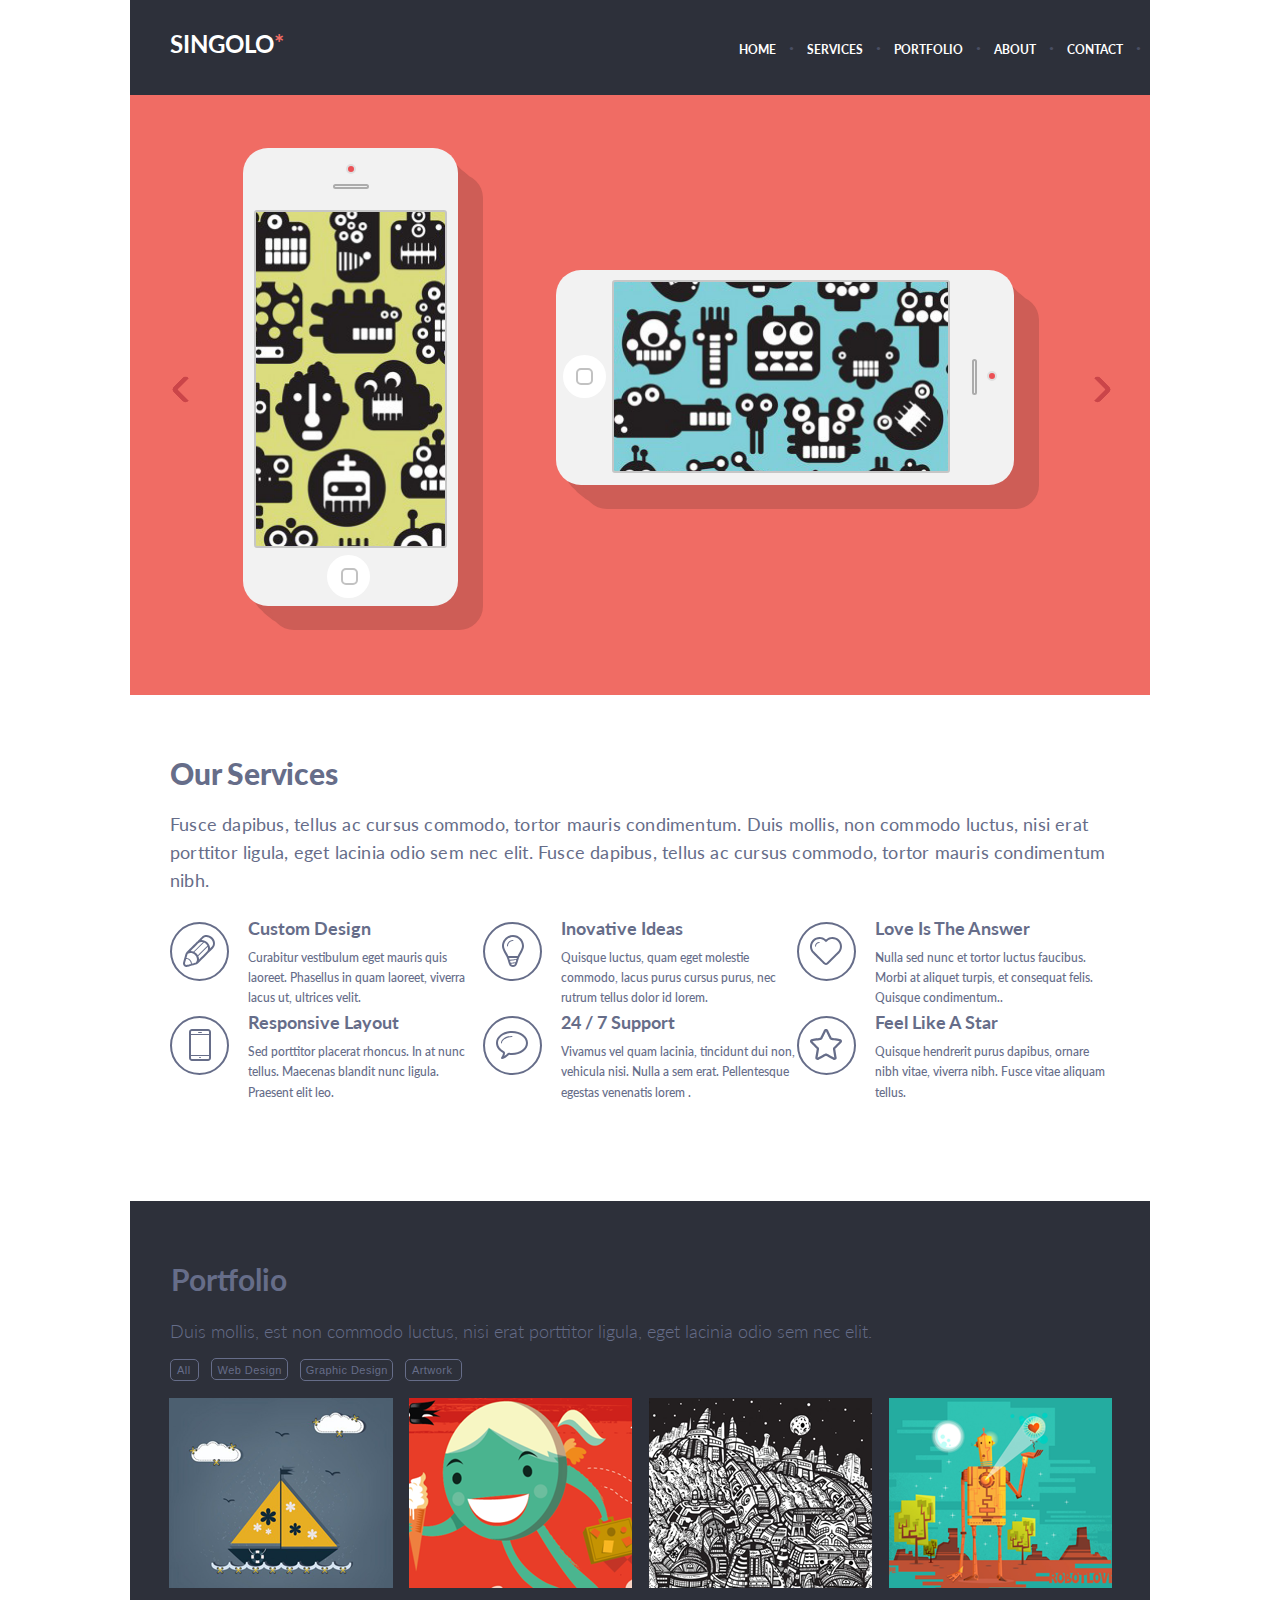
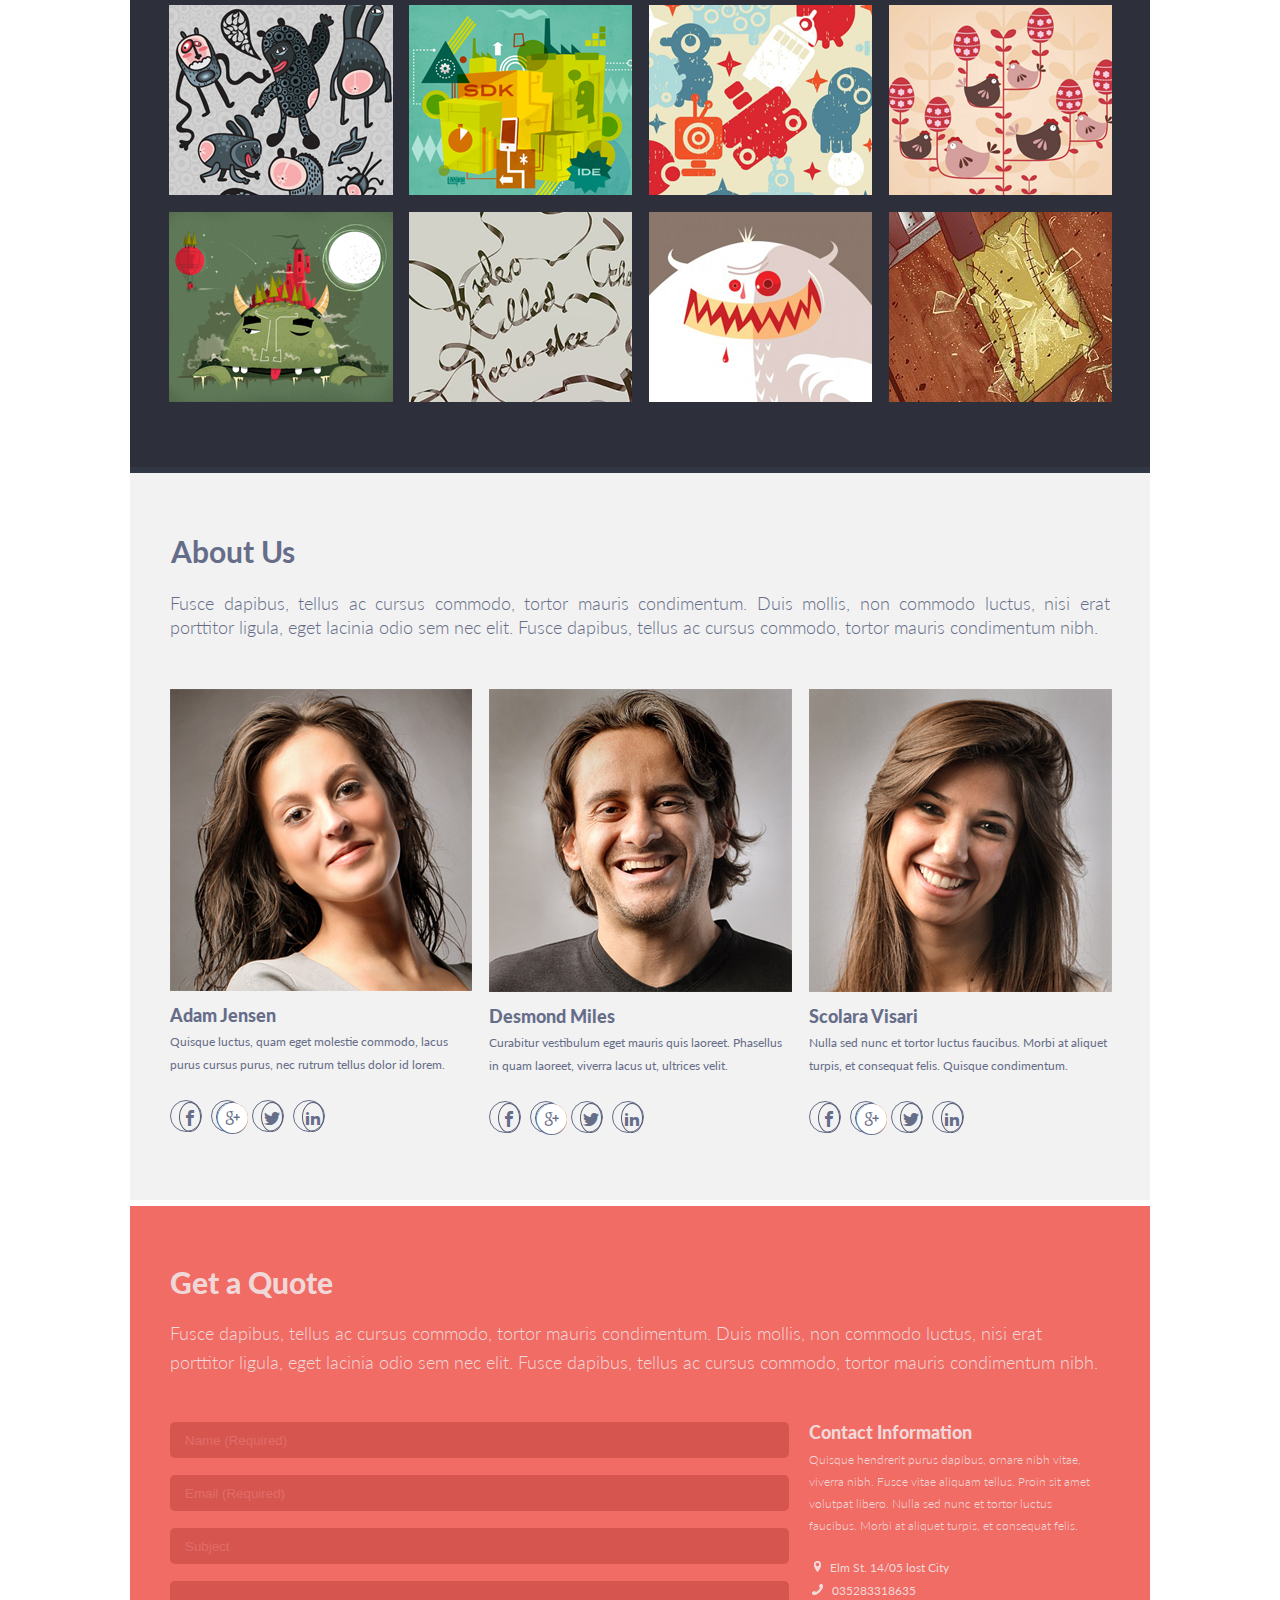
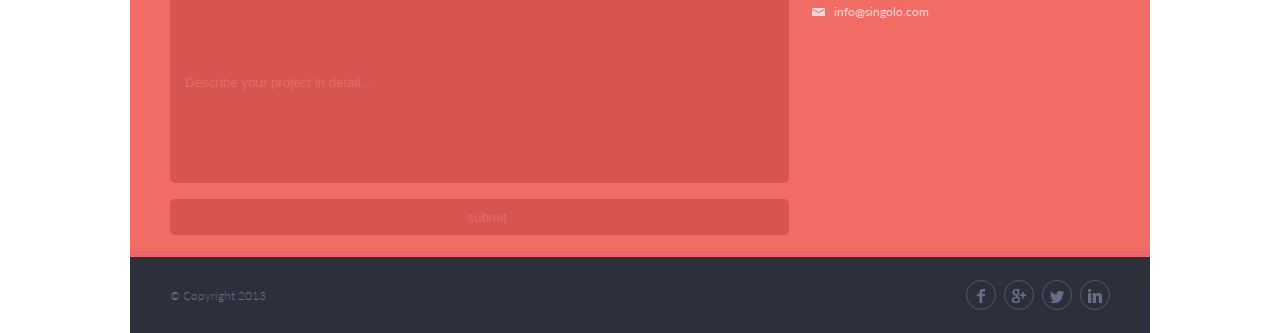
<file: index.html>
<!DOCTYPE html>
<html lang="en">
<head>
  <meta charset="UTF-8">
  <meta name="viewport" content="width=device-width, initial-scale=1.0">
  <link rel="stylesheet" href="style.css">
  <link href="https://fonts.googleapis.com/css?family=Lato:300,400,700,900&display=swap" rel="stylesheet">
  <title>Singolo</title>
</head>
<body>
  <div class="container">
    <header class="header">
      <div class="header__logo">Singolo<span class="star">*</span></div>
      <nav class="nav">
        <div class="nav__item">home</div>
        <div class="nav__item">services</div>
        <div class="nav__item">portfolio</div>
        <div class="nav__item">about</div>
        <div class="nav__item">contact</div>
      </nav>
    </header>
    <div class="header__bottom"></div>
    <section class="slider">
      <div class="switch left"></div>
      <div class="phone__one">
        <div class="camera"></div>
        <div class="speaker"></div>
        <div class="display"></div>
        <div class="home"></div>
        <div class="home2"></div>
      </div>
      <div class="phone__two">
        <div class="camera"></div>
        <div class="speaker"></div>
        <div class="display"></div>
        <div class="home"></div>
        <div class="home2"></div>
      </div>
      <div class="switch right"></div>

    </section>
  </div>
    <main class="main">

      <section class="services">

        <div class="main__text">Our Services</div>
        <div class="services__text">Fusce dapibus, tellus ac cursus commodo, 
          tortor mauris condimentum. Duis mollis, non commodo luctus, nisi 
          erat porttitor ligula, eget lacinia odio sem nec elit. Fusce dapibus, 
          tellus ac cursus commodo, tortor mauris condimentum nibh.</div>
          <div class="services__items">
            <div class="services__item">
              <div class="item__icon">
                <img src="./assets/pen.svg" alt="">
              </div>
              <div class="item__text">
                <h3 class="services">Custom Design</h3>
                <p class="text">Curabitur vestibulum eget mauris quis laoreet. 
                  Phasellus in quam laoreet, viverra lacus ut, ultrices velit.</p>
              </div>
            </div>

            <div class="services__item">
              <div class="item__icon">
                <img src="./assets/bulb.svg" alt="">
              </div>
              <div class="item__text">
                <h3 class="services">Inovative Ideas</h3>
                <p class="text">Quisque luctus, quam eget molestie commodo, lacus purus cursus
                   purus, nec rutrum tellus dolor id lorem.</p>
              </div>
            </div>
            
            <div class="services__item">
              <div class="item__icon">
                <img src="./assets/heart.svg" alt="">
              </div>
              <div class="item__text">
                <h3 class="services">Love Is The Answer</h3>
                <p class="text">Nulla sed nunc et tortor luctus faucibus. Morbi at aliquet
                   turpis, et consequat felis. Quisque condimentum..</p>
              </div>
            </div>

            <div class="services__item">
              <div class="item__icon">
                <img src="./assets/phone.svg" alt="">
              </div>
              <div class="item__text">
                <h3 class="services">Responsive Layout</h3>
                <p class="text">Sed porttitor placerat rhoncus. In at nunc tellus.
                   Maecenas blandit nunc ligula. Praesent elit leo.</p>
              </div>
            </div>

            <div class="services__item">
              <div class="item__icon">
                <img src="./assets/bubble.svg" alt="">
              </div>
              <div class="item__text">
                <h3 class="services">24 / 7 Support</h3>
                <p class="text">Vivamus vel quam lacinia, tincidunt dui non, vehicula nisi.
                   Nulla a sem erat. Pellentesque egestas venenatis lorem .</p>
              </div>
            </div>

            <div class="services__item">
              <div class="item__icon">
                <img src="./assets/star.svg" alt="">
              </div>
              <div class="item__text">
                <h3 class="services">Feel Like A Star</h3>
                <p class="text">Quisque hendrerit purus dapibus, ornare nibh vitae,
                   viverra nibh. Fusce vitae aliquam tellus.</p>
              </div>
            </div>
            
          </div>
      </section>
    </main>

  
  <div class="container">
    <section class="section__portfolio">
      <div class="section__title">
        Portfolio
      </div>
      <div class="section__text">
        Duis mollis, est non commodo luctus, nisi erat porttitor ligula, eget lacinia odio sem nec elit.
      </div>
      <div class="portfolio__navigation">
        <button class="button all">All</button>
        <button class="button web">Web Design</button>
        <button class="button graphic">Graphic Design</button>
        <button class="button artwork">Artwork</button>
      </div>
      
    </section>
    <section class="section__works">
      <div class="work__item">
        <img class="work__image" src="./assets/1.png" alt="">
      </div>
      <div class="work__item">
        <img  class="work__image" src="./assets/2.png" alt="">
      </div>
      <div class="work__item">
        <img class="work__image" src="./assets/3.png" alt="">
      </div>
      <div class="work__item">
        <img class="work__image" src="./assets/4.png" alt="">
      </div>
      <div class="work__item">
        <img class="work__image" src="./assets/5.png" alt="">
      </div>
      <div class="work__item">
        <img class="work__image" src="./assets/6.png" alt="">
      </div>
      <div class="work__item">
        <img class="work__image" src="./assets/7.png" alt="">
      </div>
      <div class="work__item">
        <img  class="work__image" src="./assets/8.png" alt="">
      </div>
      <div class="work__item">
        <img class="work__image" src="./assets/9.png" alt="">
      </div>
      <div class="work__item">
        <img class="work__image" src="./assets/10.png" alt="">
      </div>
      <div class="work__item">
        <img class="work__image" src="./assets/11.png" alt="">
      </div>
      <div class="work__item">
        <img class="work__image" src="./assets/12.png" alt="">
      </div>
    </section>
    <div class="line__bottom"></div>
    <section class="about__section">
      <div class="section__title">
        About Us
      </div>
      <div class="section__text">
        Fusce dapibus, tellus ac cursus commodo, tortor mauris condimentum. Duis mollis, non commodo luctus, nisi erat porttitor ligula, eget lacinia odio sem nec elit. Fusce dapibus, tellus ac cursus commodo, tortor mauris condimentum nibh.
      </div>
      <div class="cards">
        <div class="cards__item">
          <div class="item__img">
            <img src="./assets/AdamJensen.png" alt="img" class="image">
          </div>
          <div class="item__title">
            Adam Jensen
          </div>
          <div class="item__sup__title">
            Quisque luctus, quam eget molestie commodo, lacus purus cursus purus, nec rutrum tellus dolor id lorem.
          </div>
          <div class="social__items">
            <div class="social__item">
              <a href="" class="link"><span class="icon-facebook"></span></a>
              
            </div>
            <div class="social__item">
              <a href="" class="link"><span class="icon-google-with-circle"></span></a>

            </div>
            <div class="social__item">
              <a href="" class="link"><span class="icon-twitter"></span></a>

            </div>
            <div class="social__item">
              <a href="" class="link"><span class="icon-linkedin2"></span></a>

            </div>
          </div>

        </div>
        
        <div class="cards__item">
          <div class="item__img">
            <img src="./assets/DesmondMiles.png" alt="img" class="image">
          </div>
          <div class="item__title">
            Desmond Miles
          </div>
          <div class="item__sup__title">
            Curabitur vestibulum eget mauris quis laoreet. Phasellus in quam laoreet, viverra lacus ut, ultrices velit.
          </div>
          <div class="social__items">
            <div class="social__item">
              <a href="" class="link"><span class="icon-facebook"></span></a>
              
            </div>
            <div class="social__item">
              <a href="" class="link"><span class="icon-google-with-circle"></span></a>

            </div>
            <div class="social__item">
              <a href="" class="link"><span class="icon-twitter"></span></a>

            </div>
            <div class="social__item">
              <a href="" class="link"><span class="icon-linkedin2"></span></a>

            </div>
          </div>

        </div>
        
        <div class="cards__item">
          <div class="item__img">
            <img src="./assets/ScolaraVisari.png" alt="img" class="image">
          </div>
          <div class="item__title">
            Scolara Visari
          </div>
          <div class="item__sup__title">
            Nulla sed nunc et tortor luctus faucibus. Morbi at aliquet turpis, et consequat felis. Quisque condimentum.
          </div>
          <div class="social__items">
            <div class="social__item">
              <a href="" class="link"><span class="icon-facebook"></span></a>
              
            </div>
            <div class="social__item">
              <a href="" class="link"><span class="icon-google-with-circle"></span></a>

            </div>
            <div class="social__item">
              <a href="" class="link"><span class="icon-twitter"></span></a>

            </div>
            <div class="social__item">
              <a href="" class="link"><span class="icon-linkedin2"></span></a>

            </div>
          </div>

        </div>
        
      </div>
      <div class="about__line__bottom"></div>
    </section>
  </div>
  <div class="container">
    <section class="quote">
      <div class="quote__title">
        Get a Quote
      </div>
      <div class="quote__text">
        Fusce dapibus, tellus ac cursus commodo, tortor mauris condimentum. Duis mollis, 
        non commodo luctus, nisi erat porttitor ligula,
         eget lacinia odio sem nec elit. Fusce dapibus, tellus ac cursus commodo, tortor mauris condimentum nibh.
      </div>
      <section class="form">
        <input class="input" type="text" placeholder="Name (Required)">
        <input class="input" type="email" name="email" id="email" placeholder="Email (Required)"/>
        <input class="input" type="text" placeholder="Subject">
        <input class="input description" type="text" placeholder="Describe your project in detail...">
        <button class="submit">submit</button>
  
      </section>
      <article class="contact__information">
        <div class="contact__information_title">
          Contact Information
        </div>
        <div class="contact__information_text">
          Quisque hendrerit purus dapibus, ornare nibh vitae, viverra nibh. Fusce vitae aliquam tellus.
           Proin sit amet volutpat libero. Nulla sed nunc et tortor luctus faucibus. Morbi at aliquet turpis,
            et consequat felis. 

        </div>
        <div class="contact">
          <div class="geolocation">
            <img class="icon" src="./assets/location.png" alt="">
            <a class="contact__link" href="">Elm St. 14/05 lost City</a>
          </div>
          <div class="phone">
            <img class="icon" src="./assets/phone.png" alt="">
            <a class="contact__link" href="tel:035283318635">035283318635</a>
          </div>
          <div class="mail">
            <img class="icon" src="./assets/mail.png" alt="">
            <a class="contact__link" href="mailto: info@singolo.com"> info@singolo.com</a>
          </div>
        </div>
      </article>
    </section>
    <div class="quote__line"></div>
  </div>
  <div class="container">
    <footer class="footer">
      <div class="footer__text">
        &#169 Copyright 2013
      </div>
      <div class="footer__links">
        <div class="link">
          <a href="#"><img src="./assets/facebook.png" alt="" class="img__link"></a>
        </div>
        <div class="link">
          <a href="#"><img src="./assets/google.png" alt="" class="img__link"></a>
        </div>
        <div class="link">
          <a href="#"><img src="./assets/twitter.png" alt="" class="img__link"></a>
        </div>
        <div class="link">
          <a href="#"><img src="./assets/linkedin.png" alt="" class="img__link"></a>
        </div>
      </div>
    </footer>
  </div>
</body>
</html>
</file>
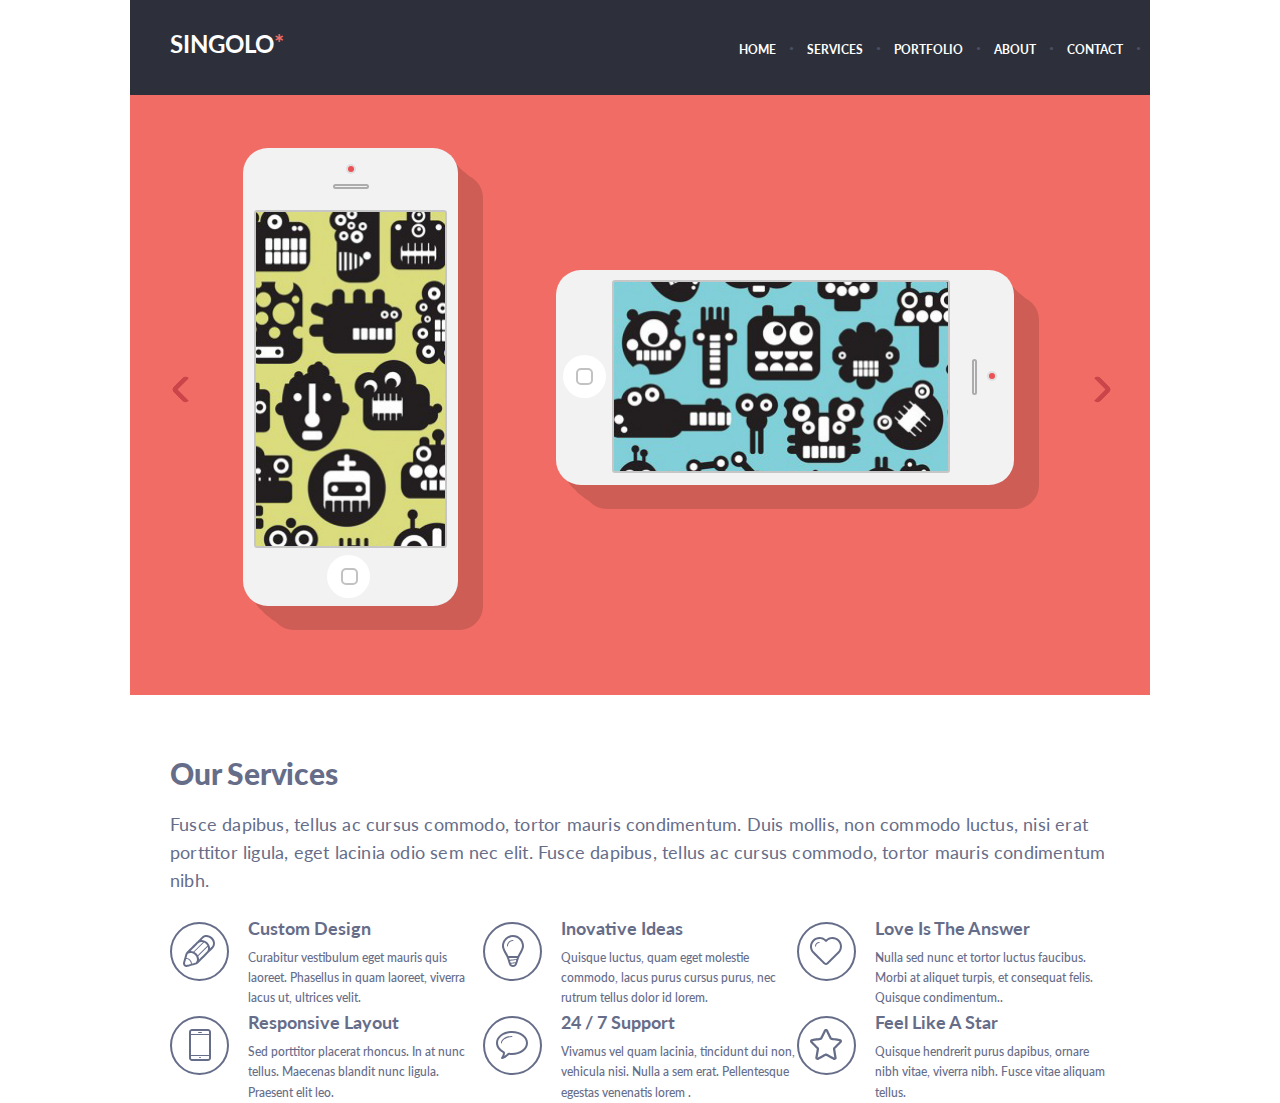
<file: singolo1.html>
<!DOCTYPE html>
<html lang="en">
<head>
  <meta charset="UTF-8">
  <meta name="viewport" content="width=device-width, initial-scale=1.0">
  <link rel="stylesheet" href="./singolo1.css">
  <link href="https://fonts.googleapis.com/css?family=Lato:300,400,700,900&display=swap" rel="stylesheet">
  <title>Singolo</title>
</head>
<body>
  <div class="container">
    <header class="header">
      <div class="header__logo">Singolo<span class="star">*</span></div>
      <nav class="nav">
        <div class="nav__item">home</div>
        <div class="nav__item">services</div>
        <div class="nav__item">portfolio</div>
        <div class="nav__item">about</div>
        <div class="nav__item">contact</div>
      </nav>
    </header>
    <div class="header__bottom"></div>
    <section class="slider">
      <div class="switch left"></div>
      <div class="phone__one">
        <div class="camera"></div>
        <div class="speaker"></div>
        <div class="display"></div>
        <div class="home"></div>
        <div class="home2"></div>
      </div>
      <div class="phone__two">
        <div class="camera"></div>
        <div class="speaker"></div>
        <div class="display"></div>
        <div class="home"></div>
        <div class="home2"></div>
      </div>
      <div class="switch right"></div>

    </section>

    <main class="main">

      <section class="services">

        <div class="main__text">Our Services</div>
        <div class="services__text">Fusce dapibus, tellus ac cursus commodo, 
          tortor mauris condimentum. Duis mollis, non commodo luctus, nisi 
          erat porttitor ligula, eget lacinia odio sem nec elit. Fusce dapibus, 
          tellus ac cursus commodo, tortor mauris condimentum nibh.</div>
          <div class="services__items">
            <div class="services__item">
              <div class="item__icon">
                <img src="./assets/pen.svg" alt="">
              </div>
              <div class="item__text">
                <h3 class="services">Custom Design</h3>
                <p class="text">Curabitur vestibulum eget mauris quis laoreet. 
                  Phasellus in quam laoreet, viverra lacus ut, ultrices velit.</p>
              </div>
            </div>

            <div class="services__item">
              <div class="item__icon">
                <img src="./assets/bulb.svg" alt="">
              </div>
              <div class="item__text">
                <h3 class="services">Inovative Ideas</h3>
                <p class="text">Quisque luctus, quam eget molestie commodo, lacus purus cursus
                   purus, nec rutrum tellus dolor id lorem.</p>
              </div>
            </div>
            
            <div class="services__item">
              <div class="item__icon">
                <img src="./assets/heart.svg" alt="">
              </div>
              <div class="item__text">
                <h3 class="services">Love Is The Answer</h3>
                <p class="text">Nulla sed nunc et tortor luctus faucibus. Morbi at aliquet
                   turpis, et consequat felis. Quisque condimentum..</p>
              </div>
            </div>

            <div class="services__item">
              <div class="item__icon">
                <img src="./assets/phone.svg" alt="">
              </div>
              <div class="item__text">
                <h3 class="services">Responsive Layout</h3>
                <p class="text">Sed porttitor placerat rhoncus. In at nunc tellus.
                   Maecenas blandit nunc ligula. Praesent elit leo.</p>
              </div>
            </div>

            <div class="services__item">
              <div class="item__icon">
                <img src="./assets/bubble.svg" alt="">
              </div>
              <div class="item__text">
                <h3 class="services">24 / 7 Support</h3>
                <p class="text">Vivamus vel quam lacinia, tincidunt dui non, vehicula nisi.
                   Nulla a sem erat. Pellentesque egestas venenatis lorem .</p>
              </div>
            </div>

            <div class="services__item">
              <div class="item__icon">
                <img src="./assets/star.svg" alt="">
              </div>
              <div class="item__text">
                <h3 class="services">Feel Like A Star</h3>
                <p class="text">Quisque hendrerit purus dapibus, ornare nibh vitae,
                   viverra nibh. Fusce vitae aliquam tellus.</p>
              </div>
            </div>
            
          </div>
      </section>
    </main>

  </div>
  
</body>
</html>
</file>
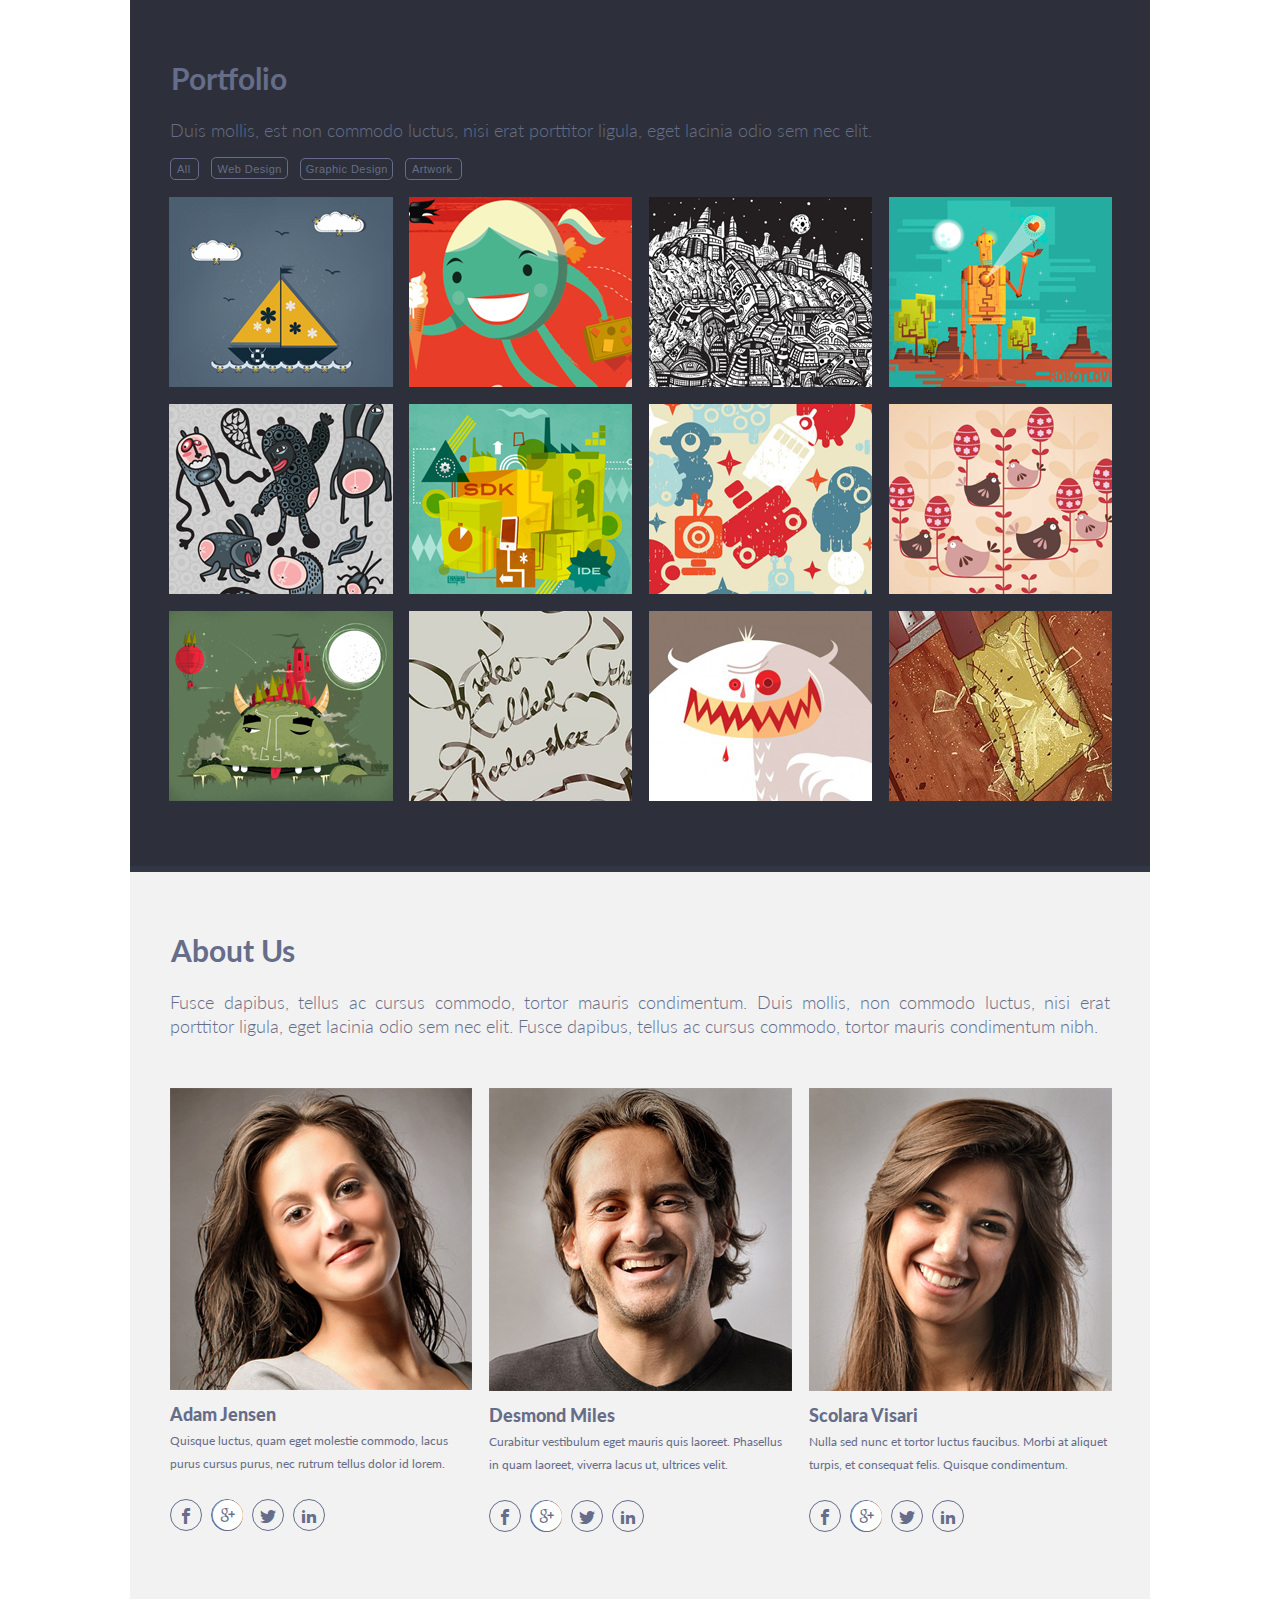
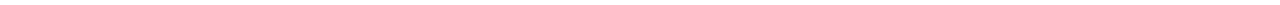
<file: singolo2.html>
<!DOCTYPE html>
<html lang="en">
<head>
  <meta charset="UTF-8">
  <meta name="viewport" content="width=device-width, initial-scale=1.0">
  <link rel="stylesheet" href="./singolo2.css">
  <link href="https://fonts.googleapis.com/css?family=Lato:300,400,700,900&display=swap" rel="stylesheet">
  <title>Singolo</title>
</head>
<body>
  <div class="container">
    <section class="section__portfolio">
      <div class="section__title">
        Portfolio
      </div>
      <div class="section__text">
        Duis mollis, est non commodo luctus, nisi erat porttitor ligula, eget lacinia odio sem nec elit.
      </div>
      <div class="portfolio__navigation">
        <button class="button all">All</button>
        <button class="button web">Web Design</button>
        <button class="button graphic">Graphic Design</button>
        <button class="button artwork">Artwork</button>
      </div>
      
    </section>
    <section class="section__works">
      <div class="work__item">
        <img class="work__image" src="./assets/1.png" alt="">
      </div>
      <div class="work__item">
        <img  class="work__image" src="./assets/2.png" alt="">
      </div>
      <div class="work__item">
        <img class="work__image" src="./assets/3.png" alt="">
      </div>
      <div class="work__item">
        <img class="work__image" src="./assets/4.png" alt="">
      </div>
      <div class="work__item">
        <img class="work__image" src="./assets/5.png" alt="">
      </div>
      <div class="work__item">
        <img class="work__image" src="./assets/6.png" alt="">
      </div>
      <div class="work__item">
        <img class="work__image" src="./assets/7.png" alt="">
      </div>
      <div class="work__item">
        <img  class="work__image" src="./assets/8.png" alt="">
      </div>
      <div class="work__item">
        <img class="work__image" src="./assets/9.png" alt="">
      </div>
      <div class="work__item">
        <img class="work__image" src="./assets/10.png" alt="">
      </div>
      <div class="work__item">
        <img class="work__image" src="./assets/11.png" alt="">
      </div>
      <div class="work__item">
        <img class="work__image" src="./assets/12.png" alt="">
      </div>
    </section>
    <div class="line__bottom"></div>
    <section class="about__section">
      <div class="section__title">
        About Us
      </div>
      <div class="section__text">
        Fusce dapibus, tellus ac cursus commodo, tortor mauris condimentum. Duis mollis, non commodo luctus, nisi erat porttitor ligula, eget lacinia odio sem nec elit. Fusce dapibus, tellus ac cursus commodo, tortor mauris condimentum nibh.
      </div>
      <div class="cards">
        <div class="cards__item">
          <div class="item__img">
            <img src="./assets/AdamJensen.png" alt="img" class="image">
          </div>
          <div class="item__title">
            Adam Jensen
          </div>
          <div class="item__sup__title">
            Quisque luctus, quam eget molestie commodo, lacus purus cursus purus, nec rutrum tellus dolor id lorem.
          </div>
          <div class="social__items">
            <div class="social__item">
              <a href="" class="link"><span class="icon-facebook"></span></a>
              
            </div>
            <div class="social__item">
              <a href="" class="link"><span class="icon-google-with-circle"></span></a>

            </div>
            <div class="social__item">
              <a href="" class="link"><span class="icon-twitter"></span></a>

            </div>
            <div class="social__item">
              <a href="" class="link"><span class="icon-linkedin2"></span></a>

            </div>
          </div>

        </div>
        
        <div class="cards__item">
          <div class="item__img">
            <img src="./assets/DesmondMiles.png" alt="img" class="image">
          </div>
          <div class="item__title">
            Desmond Miles
          </div>
          <div class="item__sup__title">
            Curabitur vestibulum eget mauris quis laoreet. Phasellus in quam laoreet, viverra lacus ut, ultrices velit.
          </div>
          <div class="social__items">
            <div class="social__item">
              <a href="" class="link"><span class="icon-facebook"></span></a>
              
            </div>
            <div class="social__item">
              <a href="" class="link"><span class="icon-google-with-circle"></span></a>

            </div>
            <div class="social__item">
              <a href="" class="link"><span class="icon-twitter"></span></a>

            </div>
            <div class="social__item">
              <a href="" class="link"><span class="icon-linkedin2"></span></a>

            </div>
          </div>

        </div>
        
        <div class="cards__item">
          <div class="item__img">
            <img src="./assets/ScolaraVisari.png" alt="img" class="image">
          </div>
          <div class="item__title">
            Scolara Visari
          </div>
          <div class="item__sup__title">
            Nulla sed nunc et tortor luctus faucibus. Morbi at aliquet turpis, et consequat felis. Quisque condimentum.
          </div>
          <div class="social__items">
            <div class="social__item">
              <a href="" class="link"><span class="icon-facebook"></span></a>
              
            </div>
            <div class="social__item">
              <a href="" class="link"><span class="icon-google-with-circle"></span></a>

            </div>
            <div class="social__item">
              <a href="" class="link"><span class="icon-twitter"></span></a>

            </div>
            <div class="social__item">
              <a href="" class="link"><span class="icon-linkedin2"></span></a>

            </div>
          </div>

        </div>
        
      </div>
      <div class="about__line__bottom"></div>
    </section>
  </div>

</body>
</html>
</file>
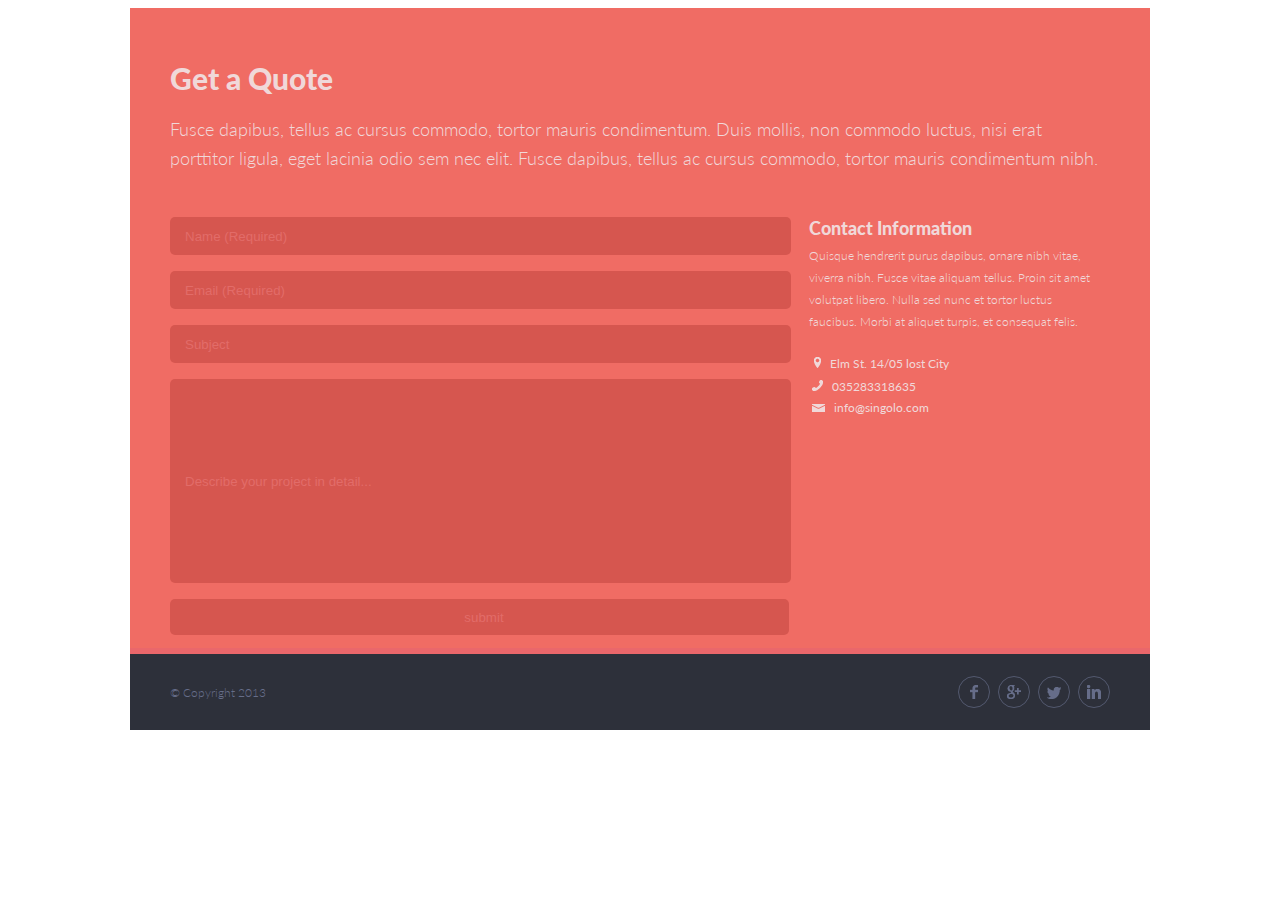
<file: singolo3.html>
<!DOCTYPE html>
<html lang="en">
<head>
  <meta charset="UTF-8">
  <meta name="viewport" content="width=device-width, initial-scale=1.0">
  <link rel="stylesheet" href="./singolo3.css">
  <link href="https://fonts.googleapis.com/css?family=Lato:300,400,700,900&display=swap" rel="stylesheet">
  <title>singolo</title>
</head>
<body>
  <div class="container">
    <section class="quote">
      <div class="quote__title">
        Get a Quote
      </div>
      <div class="quote__text">
        Fusce dapibus, tellus ac cursus commodo, tortor mauris condimentum. Duis mollis, 
        non commodo luctus, nisi erat porttitor ligula,
         eget lacinia odio sem nec elit. Fusce dapibus, tellus ac cursus commodo, tortor mauris condimentum nibh.
      </div>
      <section class="form">
        <input class="input" type="text" placeholder="Name (Required)">
        <input class="input" type="email" name="email" id="email" placeholder="Email (Required)"/>
        <input class="input" type="text" placeholder="Subject">
        <input class="input description" type="text" placeholder="Describe your project in detail...">
        <button class="submit">submit</button>
  
      </section>
      <article class="contact__information">
        <div class="contact__information_title">
          Contact Information
        </div>
        <div class="contact__information_text">
          Quisque hendrerit purus dapibus, ornare nibh vitae, viverra nibh. Fusce vitae aliquam tellus.
           Proin sit amet volutpat libero. Nulla sed nunc et tortor luctus faucibus. Morbi at aliquet turpis,
            et consequat felis. 

        </div>
        <div class="contact">
          <div class="geolocation">
            <img class="icon" src="./assets/location.png" alt="">
            <a class="contact__link" href="">Elm St. 14/05 lost City</a>
          </div>
          <div class="phone">
            <img class="icon" src="./assets/phone.png" alt="">
            <a class="contact__link" href="tel:035283318635">035283318635</a>
          </div>
          <div class="mail">
            <img class="icon" src="./assets/mail.png" alt="">
            <a class="contact__link" href="mailto: info@singolo.com"> info@singolo.com</a>
          </div>
        </div>
      </article>
    </section>
    <div class="quote__line"></div>
  </div>
  <div class="container">
    <footer class="footer">
      <div class="footer__text">
        &#169 Copyright 2013
      </div>
      <div class="footer__links">
        <div class="link">
          <a href="#"><img src="./assets/facebook.png" alt="" class="img__link"></a>
        </div>
        <div class="link">
          <a href="#"><img src="./assets/google.png" alt="" class="img__link"></a>
        </div>
        <div class="link">
          <a href="#"><img src="./assets/twitter.png" alt="" class="img__link"></a>
        </div>
        <div class="link">
          <a href="#"><img src="./assets/linkedin.png" alt="" class="img__link"></a>
        </div>
      </div>
    </footer>
  </div>
  
</body>
</html>
</file>
<file: style.css>
*{  
  margin: 0;
  padding: 0;
  box-sizing: border-box;
}

body{
  font-family: 'Lato', sans-serif;
}

.container{
  width: 100%;
  max-width: 1020px;
  margin: 0 auto;
}

.header{
  display: flex;
  justify-content: space-between;
  background: #2d303a;
  width: 100%;
  height: 89px;
  color: #fff;
  text-transform: uppercase;
  align-items: center;
}

.header__logo{
  font-weight: 700;
  font-size: 24.04px;
  margin-left: 40px;
  letter-spacing: initial;
  margin-top: -2px;
}

.header__logo .star{
  color: #f06c64;
}

.header__bottom{
  width: 100%;
  max-width: 1020px;
  height: 6px;
  background: #2d303a;
}

.nav{
  display: flex;
  width: 100%;
  max-width: 371px;
  height: 9px;
  justify-content: space-between;
  align-items: center;
  align-content: center;
  font-size: 11.54px;
  font-weight: 700;
  margin-right: 40px;
  margin-top: 4px;
}
.nav__item{
  margin-top: 0px;
  letter-spacing:0px;
  transition: .5s linear;
}

.nav__item:hover{
  color: #f06c64;
  cursor: pointer;
}

.nav__item::after {
  content: "\00B7";
  margin-left: 13px;
  margin-right: 13px;
  font-size: 18px;
  color: #494e62;
}

/* slider */
.slider{
  width: 100%;
  max-width: 1020px;
  height: 600px;
  background: #f06c64;
  display: flex;
  justify-content: space-between;
  align-items: center;
  padding: 0 45px;
}

.phone__one{
width: 215px;
height: 458px;
background: #f2f2f2;
margin-top: -36px;
margin-left: -26px;
border-radius: 25px;
position: relative;
box-shadow: 26px 25px 0px -1px #ce5d56,18px 19px 0px -1px #ce5d56,13px 15px 0px -1px #ce5d56,8px 10px 0px -1px #ce5d56; 
}
.phone__two{
  width: 458px;
  height: 215px;
  background: #f2f2f2;
  margin-top: -36px;
margin-left: 26px;
border-radius: 25px;
position: relative;
box-shadow: 26px 25px 0px -1px #ce5d56,18px 19px 0px -1px #ce5d56,13px 15px 0px -1px #ce5d56,8px 10px 0px -1px #ce5d56; 
}

.switch{
  border: 5px solid #ca4549;
  width: 21px;
  height:21px;
  border-radius: 5px ;
  margin-top: -12px;
}

.left{
  border-top: none;
  border-right: none;
  transform: rotate(45deg);
}

.right{
  border-left: none;
  border-bottom: none;
  transform: rotate(45deg);
  margin-right: -3px;
}
.right, .left:hover{
  cursor: pointer;


}

.phone__one .camera{
width: 10px;
height: 10px;
border-radius: 50%;
border: 2.5px solid #dfdfdf;
background: #eb5055;
position: absolute;
top:16px;
left:103px;
}

.phone__one .speaker{
  width: 36px;
  height: 5px;
  border-radius: 5px;
  border: 2.5px solid #acacac;
  position: absolute;
  top:36px;
  left:90px;
}

.phone__one .display{
  width: 193px;
  height: 338px;
  border: 2.5px solid #c6c6c6;
  border-radius: 3px;
  position: absolute;
  top:61.5px;
  left:11px;
  background: url(./assets/phone1.png) no-repeat ;
  background-size: cover;
}

.phone__one .home{

  width: 43px;
  height: 43px;
  border: 10px solid #fff;
  border-radius: 3px;
  position: absolute;
  background: #fff;
  border-radius: 50%;
  top:407px;
  left:84px;

}
.phone__one .home2{
  width: 17px;
  height: 17px;
  border: 2px solid #c2c2c2;
  border-radius: 5px;
  position: absolute;
  background: #fff;
  top:420px;
  left:98px;

}


.phone__two .camera{
  width: 10px;
  height: 10px;
  border-radius: 50%;
  border: 2.5px solid #dfdfdf;
  background: #eb5055;
  position: absolute;
  top:101px;
  left:431px;
  }
  
  .phone__two .speaker{
    width: 5px;
    height: 36px;
    border-radius: 5px;
    border: 2.5px solid #acacac;
    position: absolute;
    top:89px;
    left:416px;
  }
  
  .phone__two .display{
    width: 338px;
    height: 193px;
    border: 2.5px solid #c6c6c6;
    border-radius: 3px;
    position: absolute;
    top:10.5px;
    left:56px;
    background: url(./assets/phone2.png) no-repeat ;
    background-size: cover;
  }
  
  .phone__two .home{
  
    width: 43px;
    height: 43px;
    border: 10px solid #fff;
    border-radius: 3px;
    position: absolute;
    background: #fff;
    border-radius: 50%;
    top:85px;
    left:7px;
  
  }
  .phone__two .home2{
    width: 17px;
    height: 17px;
    border: 2px solid #c2c2c2;
    border-radius: 5px;
    position: absolute;
    background: #fff;
    top:98px;
    left:20px;
  
  }

  /* main */

  .main{
  color:#666d89;
  width: 940px;
  margin: 60px auto 98px ;
  }

  .main__text{
    font-size: 30px;
    font-weight: 900;
    margin: 60px 0 20px 0px;
    letter-spacing: -.2px;
  }

.services__text{
  font-size: 18px;
  font-weight: lighter;

  margin: 0 0 20px 0px;
  letter-spacing: 0.2px;
  line-height: 1.55;
}


.services__items{
  display: grid;
  height: 100%;
  grid-template-columns: 1fr 1fr 1fr;
  margin: 0 auto; 
}

.services__item{
display: grid;
grid-template-columns: auto 3fr;
}

.item__icon{

  width: 59px;
  height: 59px;
  border-radius: 50%;
  border: 2px solid #666d89;
  display: flex;
  justify-content: center;
  align-items: center;
  margin: 7px 0px 0px 0px;
}


.item__text{
  margin: 2px 0px 0px 19px;
}

.services{
margin: 0px 0px 0px 0px;
font-size: 18px;
font-weight: 700;


}


.text{
margin:  9px 0px 0px 0px;
font-size: 12px;
font-weight: 500;
line-height: 1.7;

}

body{
  font-family: 'Lato', sans-serif;
}

.container{
  width: 100%;
  max-width: 1020px;
  margin: 0 auto;
  background: #2d303a;
}

.section__portfolio{
  background: #2d303a;
  
}

.section__title{
  color:#666d89;
  padding-top: 60px ;
  margin: 0 0 0 41px;
  font-size: 30px;
  font-weight: bolder;
}
.section__text{
  color:#666d89;
  padding-top: 22px ;
  margin: 0 40px 0 40px;
  font-size: 18px;
  font-weight: 300;
  text-align: justify;
  line-height: 24px;
}
.portfolio__navigation{
  margin: 15px 0px 0px 40px;
}

.button{
  height: 22px;
  text-align: center;
  width: auto;
  background: #2d303a;
  border-radius: 5px;
  border: 1px solid #666d89;
  box-shadow: none;
  margin-right: 8px;
  font-size: 11px;
  color:#666d89;
  font-weight: 400;
  letter-spacing: .45px;
  line-height: 4.5px;
}

.button.all{
  padding: 5px 7px 5px 6px;
}
.button.web{
  padding: 6px 5px 4px 6px;
}
.button.graphic{
  padding: 5px 4px 5px 5px;
}
.button.artwork{
  padding: 5px 9px 5px 6px;
}
.section__works{
  display: flex;
  flex-direction: row;
  flex-wrap: wrap;
  background: #2d303a;
  justify-content: space-around;
  padding-bottom: 65px;
  width: 960px;
  margin: 0 auto;
}

.work__item{
  align-items: center;
  align-content: center;
width: 223px;
height: 190px;
margin: 17px auto 0px;

}
.work__image{
  display: block;
}

.line__bottom{
  width: 100%;
  max-width: 1020px;
  height: 6px;
  background:#323746;
}

.button:hover{
  color: #c5c5c5;
  border-color: #c5c5c5;
  cursor: pointer;
}

.about__section{
  background: #f2f2f2;
}

.cards{
  margin: 50px auto 67px ;
  width: 940px;
  display: flex;
  flex-direction: row;
  justify-content: space-between;
}

.cards__item{
  width: 33%;
  margin-right: 17px;
}
.item__title{
  color: #666d89;
  font-size: 18px;
  font-weight: 900;
  margin: 10px 0 4px 0px;
}

.item__sup__title{
  color:#666d89;
  font-size: 12px;
  font-weight: 400;
  line-height: 23px;
}

.social__items{
  display: flex;
  flex-direction: row;
  margin: 24px 0 0 0;
  
}


.social__item{
  display: flex;
  width: 32px;
  height: 32px;
  border: 1px solid #666d89;
  border-radius: 50%;
  margin-right: 9px;
	justify-content: center;
	align-items: center;
}

a.link{
  text-decoration: none;
  
  margin-top: 2px;

}

.about__line__bottom{
  height: 6px;
  background: #fff;
}

@font-face {
  font-family: 'icomoon';
  src:  url('assets/fonts/icomoon.eot?4amaqf');
  src:  url('assets/fonts/icomoon.eot?4amaqf#iefix') format('embedded-opentype'),
    url('assets/fonts/icomoon.ttf?4amaqf') format('truetype'),
    url('assets/fonts/icomoon.woff?4amaqf') format('woff'),
    url('assets/fonts/icomoon.svg?4amaqf#icomoon') format('svg');
  font-weight: normal;
  font-style: normal;
  font-display: block;
}

[class^="icon-"], [class*=" icon-"] {
  /* use !important to prevent issues with browser extensions that change fonts */
  font-family: 'icomoon' !important;
  speak: none;
  font-style: normal;
  font-weight: normal;
  font-variant: normal;
  text-transform: none;
  line-height: 1;

  /* Better Font Rendering =========== */
  -webkit-font-smoothing: antialiased;
  -moz-osx-font-smoothing: grayscale;
}

.icon-google-with-circle:before {
  content: "\e900";
  color:#fff;
  background: #666d89;
  font-size: 31px;
  border-radius: 50%;
  border: transparent;
}
.icon-facebook:before {
  content: "\ea90";
  color: #666d89;
}
.icon-twitter:before {
  content: "\ea96";
  color: #666d89;
}
.icon-linkedin2:before {
  content: "\eaca";
  color: #666d89;
}


body{
  font-family: 'Lato', sans-serif;
}

.container{
  width: 100%;
  max-width: 1020px;
  margin: 0 auto;
  background: #2d303a;
}

.quote{
  background: #f06c64;
  color: #f0d8d9;
  display: flex;
  flex-direction: row;
  flex-wrap: wrap;
  width: 100%;
  margin: 0 auto;
  padding: 58px 40px 16px;
}

.quote__title{
font-size: 30px;
font-weight: 900;
width: 100%;


}

.quote__text{
width: 100%;
font-size: 18px;
font-weight: 300;
margin-top: 19px;
letter-spacing: 0px;
line-height: 29px;
margin-bottom: 28px;
}

.input{
  display: block;
  width: 97.5%;
  max-width: 619px;
  height: 36px;
  border: none;
  background: #d6564f;
  border-radius: 5px;
  margin-top: 17px;
  color: #e26c69;
  padding-left: 15px;
}

.submit{
  display: block;
  width: 100%;
  max-width: 619px;
  height: 36px;
  border: none;
  background: #d6564f;
  border-radius: 5px;
  margin-top: 16px;
  color: #e26c69;
  padding-left: 15px;
}
.input::placeholder{

  color: #e26c69;

}
.submit{
  max-width: 619px;
  height: 36px;
  background: #d6564f;
}

.description{
  height: 202px;
}

.form{
  width: 68%;
  vertical-align: top;
}

.description::placeholder{

  vertical-align: top;
}
.contact__information{
width: 30%; 

}
a{
  text-decoration: none;
  color: #f0d8d9;
}

.contact__information_title{
  font-size: 18px;
  font-weight: 900;
  margin: 16px 0 6px 0px;
}

.contact__information_text{
  font-size: 12px;
  font-weight: 300;
  line-height: 22px;

}

.icon{
  margin: 0 5px 0px 5px;
}

.contact__link {
  font-size: 12px;
}

.geolocation{
  margin: 19px 0px 4px 0px; 
}

.phone{
  margin: 0px 0px 2px -2px; 
}
.mail{
  margin: 0px 0px 2px -2px; 
}


.quote__line{
  width: 100%;
  background: #ea676b;
  height: 6px;
}

.footer{
  display: flex;
  color:#666d89;
  background: #2d303a;
  height: 76px;
  padding: 0px 40px;
  align-items: center;
  justify-content: space-between;
}

.footer__links{
  display: flex;
}

.link{
  border-radius: 50%;
  width: 30px;
  height: 30px;
  border: 1px solid #53596f;
  margin-left: 8px;
  text-align: center;
  line-height: 32px;
  
}
.footer__text{ 
  font-size: 12px;
  font-weight: 300;
}
</file>
<file: singolo1.css>
*{  
  margin: 0;
  padding: 0;
  box-sizing: border-box;
}

body{
  font-family: 'Lato', sans-serif;
}

.container{
  width: 100%;
  max-width: 1020px;
  margin: 0 auto;
}

.header{
  display: flex;
  justify-content: space-between;
  background: #2d303a;
  width: 100%;
  height: 89px;
  color: #fff;
  text-transform: uppercase;
  align-items: center;
}

.header__logo{
  font-weight: 700;
  font-size: 24.04px;
  margin-left: 40px;
  letter-spacing: initial;
  margin-top: -2px;
}

.header__logo .star{
  color: #f06c64;
}

.header__bottom{
  width: 100%;
  max-width: 1020px;
  height: 6px;
  background: #2d303a;
}

.nav{
  display: flex;
  width: 100%;
  max-width: 371px;
  height: 9px;
  justify-content: space-between;
  align-items: center;
  align-content: center;
  font-size: 11.54px;
  font-weight: 700;
  margin-right: 40px;
  margin-top: 4px;
}
.nav__item{
  margin-top: 0px;
  letter-spacing:0px;
  transition: .5s linear;
}

.nav__item:hover{
  color: #f06c64;
  cursor: pointer;
}

.nav__item::after {
  content: "\00B7";
  margin-left: 13px;
  margin-right: 13px;
  font-size: 18px;
  color: #494e62;
}

/* slider */
.slider{
  width: 100%;
  max-width: 1020px;
  height: 600px;
  background: #f06c64;
  display: flex;
  justify-content: space-between;
  align-items: center;
  padding: 0 45px;
}

.phone__one{
width: 215px;
height: 458px;
background: #f2f2f2;
margin-top: -36px;
margin-left: -26px;
border-radius: 25px;
position: relative;
box-shadow: 26px 25px 0px -1px #ce5d56,18px 19px 0px -1px #ce5d56,13px 15px 0px -1px #ce5d56,8px 10px 0px -1px #ce5d56; 
}
.phone__two{
  width: 458px;
  height: 215px;
  background: #f2f2f2;
  margin-top: -36px;
margin-left: 26px;
border-radius: 25px;
position: relative;
box-shadow: 26px 25px 0px -1px #ce5d56,18px 19px 0px -1px #ce5d56,13px 15px 0px -1px #ce5d56,8px 10px 0px -1px #ce5d56; 
}

.switch{
  border: 5px solid #ca4549;
  width: 21px;
  height:21px;
  border-radius: 5px ;
  margin-top: -12px;
}

.left{
  border-top: none;
  border-right: none;
  transform: rotate(45deg);
}

.right{
  border-left: none;
  border-bottom: none;
  transform: rotate(45deg);
  margin-right: -3px;
}
.right, .left:hover{
  cursor: pointer;


}

.phone__one .camera{
width: 10px;
height: 10px;
border-radius: 50%;
border: 2.5px solid #dfdfdf;
background: #eb5055;
position: absolute;
top:16px;
left:103px;
}

.phone__one .speaker{
  width: 36px;
  height: 5px;
  border-radius: 5px;
  border: 2.5px solid #acacac;
  position: absolute;
  top:36px;
  left:90px;
}

.phone__one .display{
  width: 193px;
  height: 338px;
  border: 2.5px solid #c6c6c6;
  border-radius: 3px;
  position: absolute;
  top:61.5px;
  left:11px;
  background: url(./assets/phone1.png) no-repeat ;
  background-size: cover;
}

.phone__one .home{

  width: 43px;
  height: 43px;
  border: 10px solid #fff;
  border-radius: 3px;
  position: absolute;
  background: #fff;
  border-radius: 50%;
  top:407px;
  left:84px;

}
.phone__one .home2{
  width: 17px;
  height: 17px;
  border: 2px solid #c2c2c2;
  border-radius: 5px;
  position: absolute;
  background: #fff;
  top:420px;
  left:98px;

}


.phone__two .camera{
  width: 10px;
  height: 10px;
  border-radius: 50%;
  border: 2.5px solid #dfdfdf;
  background: #eb5055;
  position: absolute;
  top:101px;
  left:431px;
  }
  
  .phone__two .speaker{
    width: 5px;
    height: 36px;
    border-radius: 5px;
    border: 2.5px solid #acacac;
    position: absolute;
    top:89px;
    left:416px;
  }
  
  .phone__two .display{
    width: 338px;
    height: 193px;
    border: 2.5px solid #c6c6c6;
    border-radius: 3px;
    position: absolute;
    top:10.5px;
    left:56px;
    background: url(./assets/phone2.png) no-repeat ;
    background-size: cover;
  }
  
  .phone__two .home{
  
    width: 43px;
    height: 43px;
    border: 10px solid #fff;
    border-radius: 3px;
    position: absolute;
    background: #fff;
    border-radius: 50%;
    top:85px;
    left:7px;
  
  }
  .phone__two .home2{
    width: 17px;
    height: 17px;
    border: 2px solid #c2c2c2;
    border-radius: 5px;
    position: absolute;
    background: #fff;
    top:98px;
    left:20px;
  
  }

  /* main */

  .main{
  color:#666d89;
  width: 940px;
  margin: 0 auto;
  }

  .main__text{
    font-size: 30px;
    font-weight: 900;
    margin: 60px 0 20px 0px;
    letter-spacing: -.2px;
  }

.services__text{
  font-size: 18px;
  font-weight: lighter;

  margin: 0 0 20px 0px;
  letter-spacing: 0.2px;
  line-height: 1.55;
}


.services__items{
  display: grid;
  height: 100%;
  grid-template-columns: 1fr 1fr 1fr;
  margin: 0 auto; 
}

.services__item{
display: grid;
grid-template-columns: auto 3fr;
}

.item__icon{

  width: 59px;
  height: 59px;
  border-radius: 50%;
  border: 2px solid #666d89;
  display: flex;
  justify-content: center;
  align-items: center;
  margin: 7px 0px 0px 0px;
}


.item__text{
  margin: 2px 0px 0px 19px;
}

.services{
margin: 0px 0px 0px 0px;
font-size: 18px;
font-weight: 700;


}


.text{
margin:  9px 0px 0px 0px;
font-size: 12px;
font-weight: 500;
line-height: 1.7;

}
</file>
<file: singolo2.css>
*{  
  margin: 0;
  padding: 0;
  box-sizing: border-box;
}

body{
  font-family: 'Lato', sans-serif;
}

.container{
  width: 100%;
  max-width: 1020px;
  margin: 0 auto;
  background: #2d303a;
}

.section__portfolio{
  background: #2d303a;
  
}

.section__title{
  color:#666d89;
  padding-top: 60px ;
  margin: 0 0 0 41px;
  font-size: 30px;
  font-weight: bolder;
}
.section__text{
  color:#666d89;
  padding-top: 22px ;
  margin: 0 40px 0 40px;
  font-size: 18px;
  font-weight: 300;
  text-align: justify;
  line-height: 24px;
}
.portfolio__navigation{
  margin: 15px 0px 0px 40px;
}

.button{
  height: 22px;
  text-align: center;
  width: auto;
  background: #2d303a;
  border-radius: 5px;
  border: 1px solid #666d89;
  box-shadow: none;
  margin-right: 8px;
  font-size: 11px;
  color:#666d89;
  font-weight: 400;
  letter-spacing: .45px;
  line-height: 4.5px;
}

.button.all{
  padding: 5px 7px 5px 6px;
}
.button.web{
  padding: 6px 5px 4px 6px;
}
.button.graphic{
  padding: 5px 4px 5px 5px;
}
.button.artwork{
  padding: 5px 9px 5px 6px;
}
.section__works{
  display: flex;
  flex-direction: row;
  flex-wrap: wrap;
  background: #2d303a;
  justify-content: space-around;
  padding-bottom: 65px;
  width: 960px;
  margin: 0 auto;
}

.work__item{
  align-items: center;
  align-content: center;
width: 223px;
height: 190px;
margin: 17px auto 0px;

}
.work__image{
  display: block;
}

.line__bottom{
  width: 100%;
  max-width: 1020px;
  height: 6px;
  background:#323746;
}

.button:hover{
  color: #c5c5c5;
  border-color: #c5c5c5;
  cursor: pointer;
}

.about__section{
  background: #f2f2f2;
}

.cards{
  margin: 50px auto 67px ;
  width: 940px;
  display: flex;
  flex-direction: row;
  justify-content: space-between;
}

.cards__item{
  width: 33%;
  margin-right: 17px;
}
.item__title{
  color: #666d89;
  font-size: 18px;
  font-weight: 900;
  margin: 10px 0 4px 0px;
}

.item__sup__title{
  color:#666d89;
  font-size: 12px;
  font-weight: 400;
  line-height: 23px;
}

.social__items{
  display: flex;
  flex-direction: row;
  margin: 24px 0 0 0;
  
}


.social__item{
  display: flex;
  width: 32px;
  height: 32px;
  border: 1px solid #666d89;
  border-radius: 50%;
  margin-right: 9px;
	justify-content: center;
	align-items: center;
}

a.link{
  text-decoration: none;
  
  margin-top: 2px;

}

.about__line__bottom{
  height: 6px;
  background: #fff;
}

@font-face {
  font-family: 'icomoon';
  src:  url('assets/fonts/icomoon.eot?4amaqf');
  src:  url('assets/fonts/icomoon.eot?4amaqf#iefix') format('embedded-opentype'),
    url('assets/fonts/icomoon.ttf?4amaqf') format('truetype'),
    url('assets/fonts/icomoon.woff?4amaqf') format('woff'),
    url('assets/fonts/icomoon.svg?4amaqf#icomoon') format('svg');
  font-weight: normal;
  font-style: normal;
  font-display: block;
}

[class^="icon-"], [class*=" icon-"] {
  /* use !important to prevent issues with browser extensions that change fonts */
  font-family: 'icomoon' !important;
  speak: none;
  font-style: normal;
  font-weight: normal;
  font-variant: normal;
  text-transform: none;
  line-height: 1;

  /* Better Font Rendering =========== */
  -webkit-font-smoothing: antialiased;
  -moz-osx-font-smoothing: grayscale;
}

.icon-google-with-circle:before {
  content: "\e900";
  color:#fff;
  background: #666d89;
  font-size: 31px;
  border-radius: 50%;
  border: transparent;
}
.icon-facebook:before {
  content: "\ea90";
  color: #666d89;
}
.icon-twitter:before {
  content: "\ea96";
  color: #666d89;
}
.icon-linkedin2:before {
  content: "\eaca";
  color: #666d89;
}
</file>
<file: singolo3.css>
body{
  font-family: 'Lato', sans-serif;
}

.container{
  width: 100%;
  max-width: 1020px;
  margin: 0 auto;
  background: #2d303a;
}

.quote{
  background: #f06c64;
  color: #f0d8d9;
  display: flex;
  flex-direction: row;
  flex-wrap: wrap;
  width: 940px;
  padding: 52px 40px 13px;
}

.quote__title{
font-size: 30px;
font-weight: 900;
width: 100%;


}

.quote__text{
width: 100%;
font-size: 18px;
font-weight: 300;
margin-top: 19px;
letter-spacing: 0px;
line-height: 29px;
margin-bottom: 28px;
}

.input{
  display: block;
  width: 94.5%;
  max-width: 619px;
  height: 36px;
  border: none;
  background: #d6564f;
  border-radius: 5px;
  margin-top: 16px;
  color: #e26c69;
  padding-left: 15px;
}

.submit{
  display: block;
  width: 100%;
  max-width: 619px;
  height: 36px;
  border: none;
  background: #d6564f;
  border-radius: 5px;
  margin-top: 16px;
  color: #e26c69;
  padding-left: 15px;
}
.input::placeholder{

  color: #e26c69;

}
.button{
  max-width: 619px;
  height: 36px;
  background: #d6564f;
}

.description{
  height: 202px;
}

.form{
  width: 68%;
  vertical-align: top;
}

.description::placeholder{

  vertical-align: top;
}
.contact__information{
width: 30%; 

}
a{
  text-decoration: none;
  color: #f0d8d9;
}

.contact__information_title{
  font-size: 18px;
  font-weight: 900;
  margin: 16px 0 6px 0px;
}

.contact__information_text{
  font-size: 12px;
  font-weight: 300;
  line-height: 22px;

}

.icon{
  margin: 0 5px 0px 5px;
}

.contact__link {
  font-size: 12px;
}

.geolocation{
  margin: 19px 0px 4px 0px; 
}

.phone{
  margin: 0px 0px 2px -2px; 
}
.mail{
  margin: 0px 0px 2px -2px; 
}


.quote__line{
  width: 100%;
  background: #ea676b;
  height: 6px;
}

.footer{
  display: flex;
  color:#666d89;
  background: #2d303a;
  height: 76px;
  padding: 0px 40px;
  align-items: center;
  justify-content: space-between;
}

.footer__links{
  display: flex;
}

.link{
  border-radius: 50%;
  width: 30px;
  height: 30px;
  border: 1px solid #53596f;
  margin-left: 8px;
  text-align: center;
  line-height: 32px;
  
}
.footer__text{ 
  font-size: 12px;
  font-weight: 300;
}
</file>
